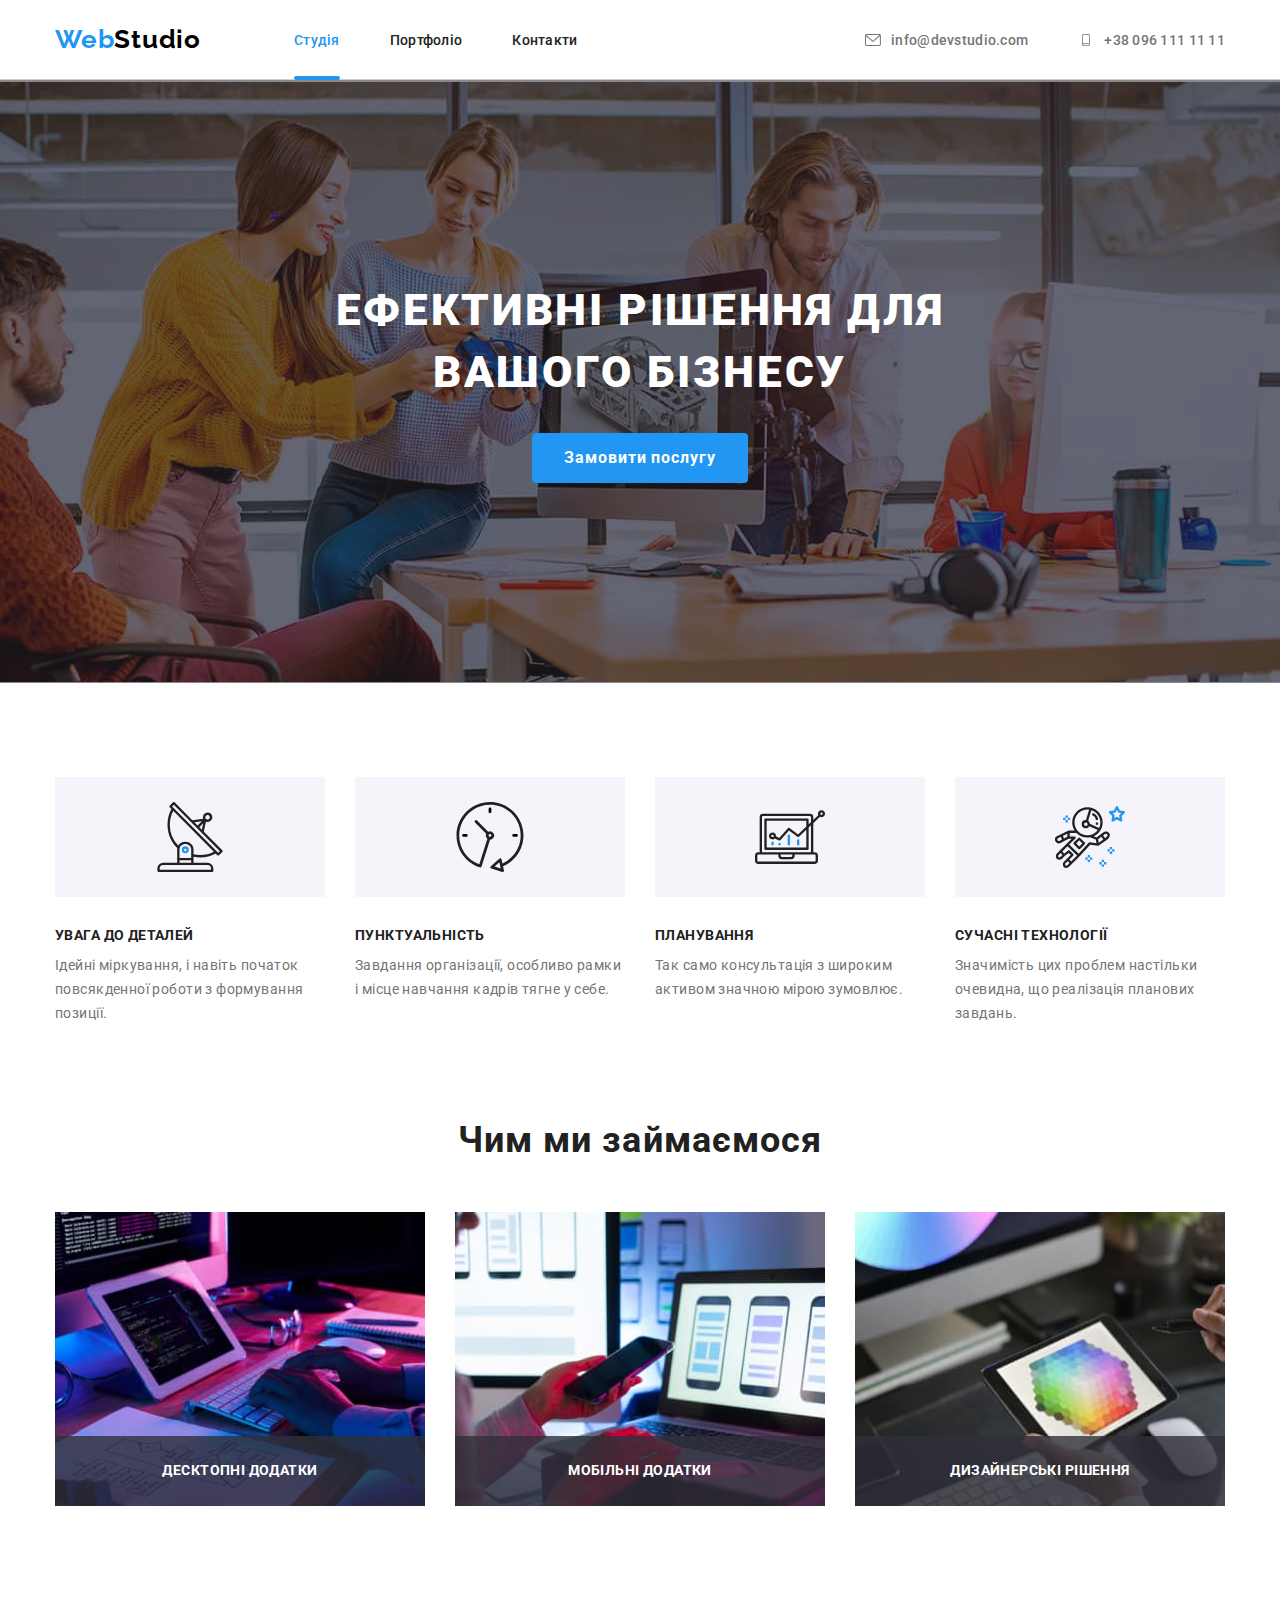
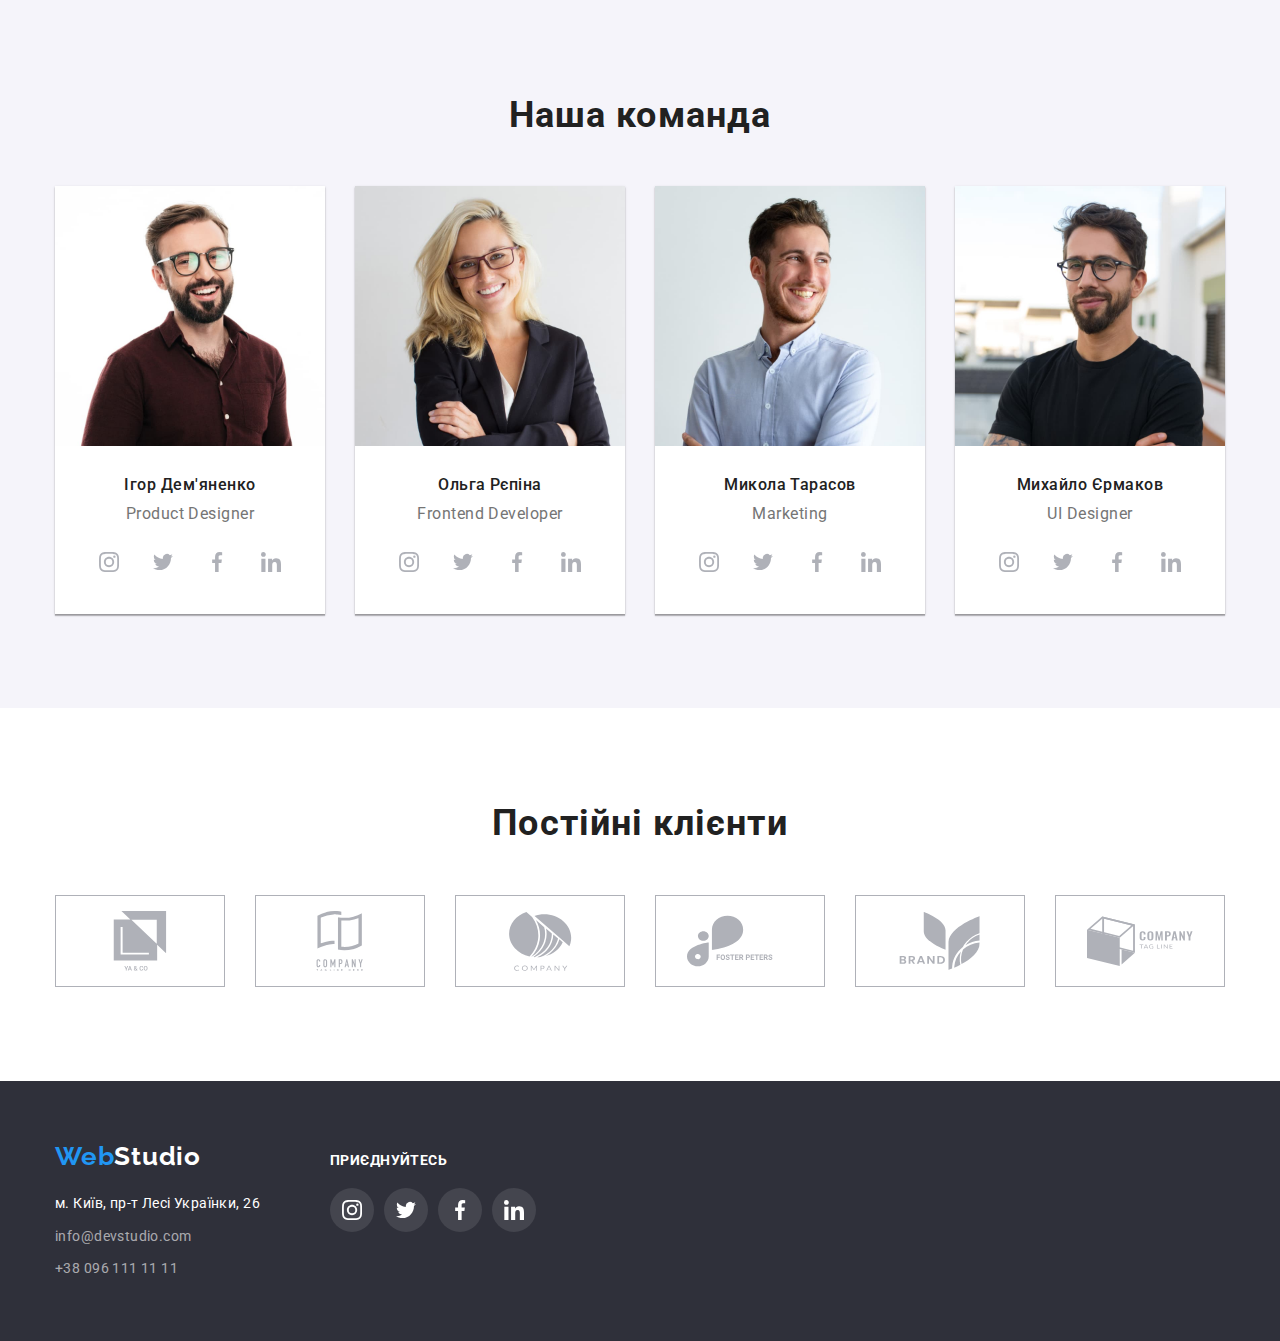
<file: index.html>
<!DOCTYPE html>
<html lang="uk">
<head>
    <meta charset="UTF-8">
    <meta http-equiv="X-UA-Compatible" content="IE=edge">
    <meta name="viewport" content="width=<device-width>, initial-scale=1.0">
    <title>Студія</title>
    <link rel="preconnect" href="https://fonts.googleapis.com">
    <link href="https://fonts.googleapis.com/css2?family=Raleway:wght@700&family=Roboto:wght@400;500;700;900&display=swap" rel="stylesheet">
    <link rel="preconnect" href="https://fonts.gstatic.com" crossorigin>
    <link rel="stylesheet" href="https://cdn.jsdelivr.net/npm/modern-normalize@1.1.0/modern-normalize.min.css">
    <link rel="stylesheet" href="./css/styles.css">
</head>

<body>

    <header class="header-page">
        <div class="container header-list">
            <nav class="main-nav">
                <a href="./index.html" class="logo-header"><span class="logo-accent">Web</span>Studio</a>
                <ul class="head-list">
                    <li class="item" ><a href="./index.html" class="site-nav current">Студія</a></li>
                    <li class="item" ><a href="./portfolio.html" class="site-nav">Портфоліо</a></li>
                    <li class="item" ><a href="" class="site-nav">Контакти</a></li>
                </ul>
            </nav>
                <ul class="contact">
                    <li class="contact-list">
                        <a href="mailto:info@devstudio.com" class="contact-nav">
                            <svg class="icon-contact" width="16px" height="12px">
                                <use href="./images/icons.svg#icon-envelope"></use>
                            </svg>
                            info@devstudio.com</a></li>
                    <li class="contact-list">
                        <a href="tel:+380961111111" class="contact-nav">
                            <svg class="icon-contact" width="16px" height="12px">
                                <use href="./images/icons.svg#icon-smartphone"></use>
                            </svg> 
                            +38 096 111 11 11</a>
                        </li>
                </ul>  
        </div>
    </header>

<main>
    <section class="hero section">
       <div class="container">
        <h1 class="hero-title">Ефективні рішення для вашого бізнесу</h1>
        <button type="button" class="button" data-modal-open>Замовити послугу</button>
       </div>
        </section>

    <section class="section">
        <div class="container">
        <h2 class="visually-hidden">Наші особливості</h2>
        <ul class="fea-list">
            <li class="fea-list-item">
                <div class="feature-icon-container">
                    <svg class="feature-icon" width="70px" height="70px">
                        <use href="./images/icons.svg#icon-antenna"></use>
                    </svg>
                </div>
                <h3 class="title">увага до деталей</h3>
                <p class="features">Ідейні міркування, і навіть початок повсякденної роботи з формування позиції.</p>
            </li>
            <li class="fea-list-item">
                <div class="feature-icon-container">
                    <svg class="feature-icon" width="70px" height="70px">
                        <use href="./images/icons.svg#icon-clock"></use>
                    </svg>
                </div>
                <h3 class="title">пунктуальність</h3>
                <p class="features">Завдання організації, особливо рамки і місце навчання кадрів тягне у себе.</p>
            </li>
            <li class="fea-list-item">
                <div class="feature-icon-container">
                    <svg class="feature-icon" width="70px" height="70px">
                        <use href="./images/icons.svg#icon-diagram"></use>
                    </svg>
                </div>
                <h3 class="title">планування</h3>
                <p class="features">Так само консультація з широким активом значною мірою зумовлює.</p>
            </li>
            <li class="fea-list-item">
                <div class="feature-icon-container">
                    <svg class="feature-icon" width="70px" height="70px">
                        <use href="./images/icons.svg#icon-astronaut"></use>
                    </svg>
                </div>
                <h3 class="title">сучасні технології</h3>
                <p class="features">Значимість цих проблем настільки очевидна, що реалізація планових завдань.</p>
            </li>
        </ul>
        </div>
    </section>

    <section class="section project">
        <div class="container">
            <h2 class="title-action">Чим ми займаємося</h2>
            <ul class="project-list">
                <li class="project-list-img">
                    <img src="./images/box1.jpg" alt="Екран" width="370" height="294">
                    <div class="project-list-container">
                        <p class="project-list-items"> Десктопні додатки</p>
                    </div>
                </li>
                <li class="project-list-img">
                    <img src="./images/box2.jpg" alt="Телефон" width="370" height="294">
                    <div class="project-list-container">
                        <p class="project-list-items"> Мобільні додатки</p>
                    </div>
                </li>
                <li class="project-list-img">
                    <img src="./images/box3.jpg" alt="Планшет" width="370" height="294">
                    <div class="project-list-container">
                        <p class="project-list-items"> Дизайнерські рішення</p>
                    </div>
                </li>
            </ul>
        </div>
    </section>

    <section class="section staff">
        <div class="container">
            <h2 class="title-action">Наша команда</h2>
        <ul class="profession-list">
            <li class="profession-list-card"> 
                <img class="image-prof" src="./images/img1.jpg" alt="Ігор" width="270">
                <div class="profession-list-item">
                    <h3 class="name">Ігор Дем'яненко</h3>
                    <p lang="en" class="profession">Product Designer</p>
                <ul class="social-list-staf">
                    <li class="social-list-staf-item" ><a class="social-staf-link" href="inst">
                        <svg class="social-icon-svg" width="20px" height="20px">
                        <use class="qwe" href="./images/icons.svg#icon-instagram"></use></svg></a> 
                    </li>
                    <li class="social-list-staf-item" ><a class="social-staf-link" href="inst">
                        <svg class="social-icon-svg" width="20px" height="20px">
                        <use class="qwe" href="./images/icons.svg#icon-twitter"></use></svg></a> 
                    </li>
                    <li class="social-list-staf-item" ><a class="social-staf-link" href="inst">
                        <svg class="social-icon-svg" width="20px" height="20px">
                        <use class="qwe" href="./images/icons.svg#icon-facebook"></use></svg></a> 
                    </li>
                    <li class="social-list-staf-item" ><a class="social-staf-link" href="inst">
                        <svg class="social-icon-svg" width="20px" height="20px">
                        <use class="qwe" href="./images/icons.svg#icon-linkedin"></use></svg></a> 
                    </li>
                </ul>
                </div>
            </li>
                
            <li class="profession-list-card"> 
                <img class="image-prof" src="./images/img2.jpg" alt="Ольга" width="270">
                <div class="profession-list-item">
                    <h3 class="name">Ольга Рєпіна</h3>
                    <p lang="en" class="profession">Frontend Developer</p>
                    <ul class="social-list-staf">
                        <li class="social-list-staf-item" ><a class="social-staf-link" href="inst">
                            <svg class="social-icon-svg" width="20px" height="20px">
                            <use class="qwe" href="./images/icons.svg#icon-instagram"></use></svg></a> 
                        </li>
                        <li class="social-list-staf-item" ><a class="social-staf-link" href="inst">
                            <svg class="social-icon-svg" width="20px" height="20px">
                            <use class="qwe" href="./images/icons.svg#icon-twitter"></use></svg></a> 
                        </li>
                        <li class="social-list-staf-item" ><a class="social-staf-link" href="inst">
                            <svg class="social-icon-svg" width="20px" height="20px">
                            <use class="qwe" href="./images/icons.svg#icon-facebook"></use></svg></a> 
                        </li>
                        <li class="social-list-staf-item" ><a class="social-staf-link" href="inst">
                            <svg class="social-icon-svg" width="20px" height="20px">
                            <use class="qwe" href="./images/icons.svg#icon-linkedin"></use></svg></a> 
                        </li>
                    </ul>
                </div>
           </li>
            <li class="profession-list-card"> 
                <img class="image-prof" src="./images/img3.jpg" alt="Микола" width="270">
                <div class="profession-list-item">
                    <h3 class="name">Микола Тарасов</h3>
                    <p lang="en" class="profession">Marketing</p>
                    <ul class="social-list-staf">
                        <li class="social-list-staf-item" ><a class="social-staf-link" href="inst">
                            <svg class="social-icon-svg" width="20px" height="20px">
                            <use class="qwe" href="./images/icons.svg#icon-instagram"></use></svg></a> 
                        </li>
                        <li class="social-list-staf-item" ><a class="social-staf-link" href="inst">
                            <svg class="social-icon-svg" width="20px" height="20px">
                            <use class="qwe" href="./images/icons.svg#icon-twitter"></use></svg></a> 
                        </li>
                        <li class="social-list-staf-item" ><a class="social-staf-link" href="inst">
                            <svg class="social-icon-svg" width="20px" height="20px">
                            <use class="qwe" href="./images/icons.svg#icon-facebook"></use></svg></a> 
                        </li>
                        <li class="social-list-staf-item" ><a class="social-staf-link" href="inst">
                            <svg class="social-icon-svg" width="20px" height="20px">
                            <use class="qwe" href="./images/icons.svg#icon-linkedin"></use></svg></a> 
                        </li>
                    </ul>
                </div>
            </li>
            <li class="profession-list-card"> 
                <img class="image-prof" src="./images/img4.jpg" alt="Михайло" width="270">
                <div class="profession-list-item">
                    <h3 class="name">Михайло Єрмаков</h3>
                    <p lang="en" class="profession">UI Designer</p>
                    <ul class="social-list-staf">
                        <li class="social-list-staf-item" ><a class="social-staf-link" href="inst">
                            <svg class="social-icon-svg" width="20px" height="20px">
                            <use class="qwe" href="./images/icons.svg#icon-instagram"></use></svg></a> 
                        </li>
                        <li class="social-list-staf-item" ><a class="social-staf-link" href="inst">
                            <svg class="social-icon-svg" width="20px" height="20px">
                            <use class="qwe" href="./images/icons.svg#icon-twitter"></use></svg></a> 
                        </li>
                        <li class="social-list-staf-item" ><a class="social-staf-link" href="inst">
                            <svg class="social-icon-svg" width="20px" height="20px">
                            <use class="qwe" href="./images/icons.svg#icon-facebook"></use></svg></a> 
                        </li>
                        <li class="social-list-staf-item" ><a class="social-staf-link" href="inst">
                            <svg class="social-icon-svg" width="20px" height="20px">
                            <use class="qwe" href="./images/icons.svg#icon-linkedin"></use></svg></a> 
                        </li>
                    </ul>
                </div>              
            </li>
        </ul>
        </div>
    </section>

    <section class="section">
        <div class="container">
            <h2 class="title-action">Постійні клієнти</h2>
          <ul class="list-partners">
            <li class="list-partners-item" ><a class="list-partners-link" href="">
                    <svg width="106px" height="60px">
                    <use href="./images/icons.svg#icon-company1"></use></svg></a> 
                </li>
            <li class="list-partners-item" ><a class="list-partners-link" href="">
                    <svg width="106px" height="60px">
                    <use href="./images/icons.svg#icon-company2"></use></svg></a> 
                </li>
            <li class="list-partners-item" ><a class="list-partners-link" href="">
                    <svg width="106px" height="60px">
                    <use href="./images/icons.svg#icon-company3"></use></svg></a> 
                </li>
            <li class="list-partners-item" ><a class="list-partners-link" href="">
                    <svg width="106px" height="60px">
                    <use href="./images/icons.svg#icon-company4"></use></svg></a> 
                </li>
            <li class="list-partners-item" ><a class="list-partners-link" href="">
                    <svg width="106px" height="60px">
                    <use href="./images/icons.svg#icon-company5"></use></svg></a> 
                </li>
            <li class="list-partners-item" ><a class="list-partners-link" href="">
                    <svg width="106px" height="60px">
                    <use href="./images/icons.svg#icon-company6"></use></svg></a> 
                </li>
          </ul>
        </div>
    </section>
</main>

<footer class="footer-page">
    <div class="container container-footer">
        <div class="footer-nav">
            <a  href="./index.html" class="logo-footer"><span class="logo-accent">Web</span>Studio</a>
        <address>
        <ul class="adr-foot-list">
            <li class="adr-foot-list-item">
                <a href="https://goo.gl/maps/U5hBPjRLJakizHJY9" class="adr" target="_blank" rel="noopener noreferrer">
                м. Київ, пр-т Лесі Українки, 26</a>                        
            </li>
            <li class="adr-foot-list-item"><a href="mailto:info@devstudio.com" class="site-nav-foot">info@devstudio.com</a></li>
            <li class="adr-foot-list-item"><a href="tel:+380961111111" class="site-nav-foot">+38 096 111 11 11</a></li>            
        </ul>
        </address>
        </div>
        
        <div class="social">
            <p class="social-title">Приєднуйтесь</p>
            <ul class="social-list">
                <li class="social-list-item">
                    <a class="social-icon" href="inst">
                        <svg class="social-icon-svg" width="20" height="20">
                            <use href="./images/icons.svg#icon-instagram"></use>
                        </svg>
                    </a> 
                </li>
                <li class="social-list-item">
                    <a class="social-icon" href="twit">
                        <svg class="social-icon-svg" width="20px" height="20px">
                            <use href="./images/icons.svg#icon-twitter"></use>
                        </svg>                     
                    </a>
                </li>
                <li class="social-list-item">
                    <a class="social-icon" href="fb">
                        <svg class="social-icon-svg" width="20px" height="20px">
                            <use href="./images/icons.svg#icon-facebook"></use>
                        </svg>        
                    </a>
                </li>
                <li class="social-list-item">
                    <a class="social-icon" href="lnkdn">
                        <svg class="social-icon-svg" width="20px" height="20px">
                            <use class="qwe" href="./images/icons.svg#icon-linkedin"></use>
                        </svg>
                    </a>
                </li>
            </ul>
        </div>
    </div>
    
</footer>

<div class="backdrop is-hidden" data-modal>
    <div class="modal">
        <p>Слава Укріїні!</p>
        <button type="button" class="btn-modal" data-modal-close>Закрити</button>
    </div>
    
</div>
<script src="./js/modal.js"></script>

</body>
</html>
</file>
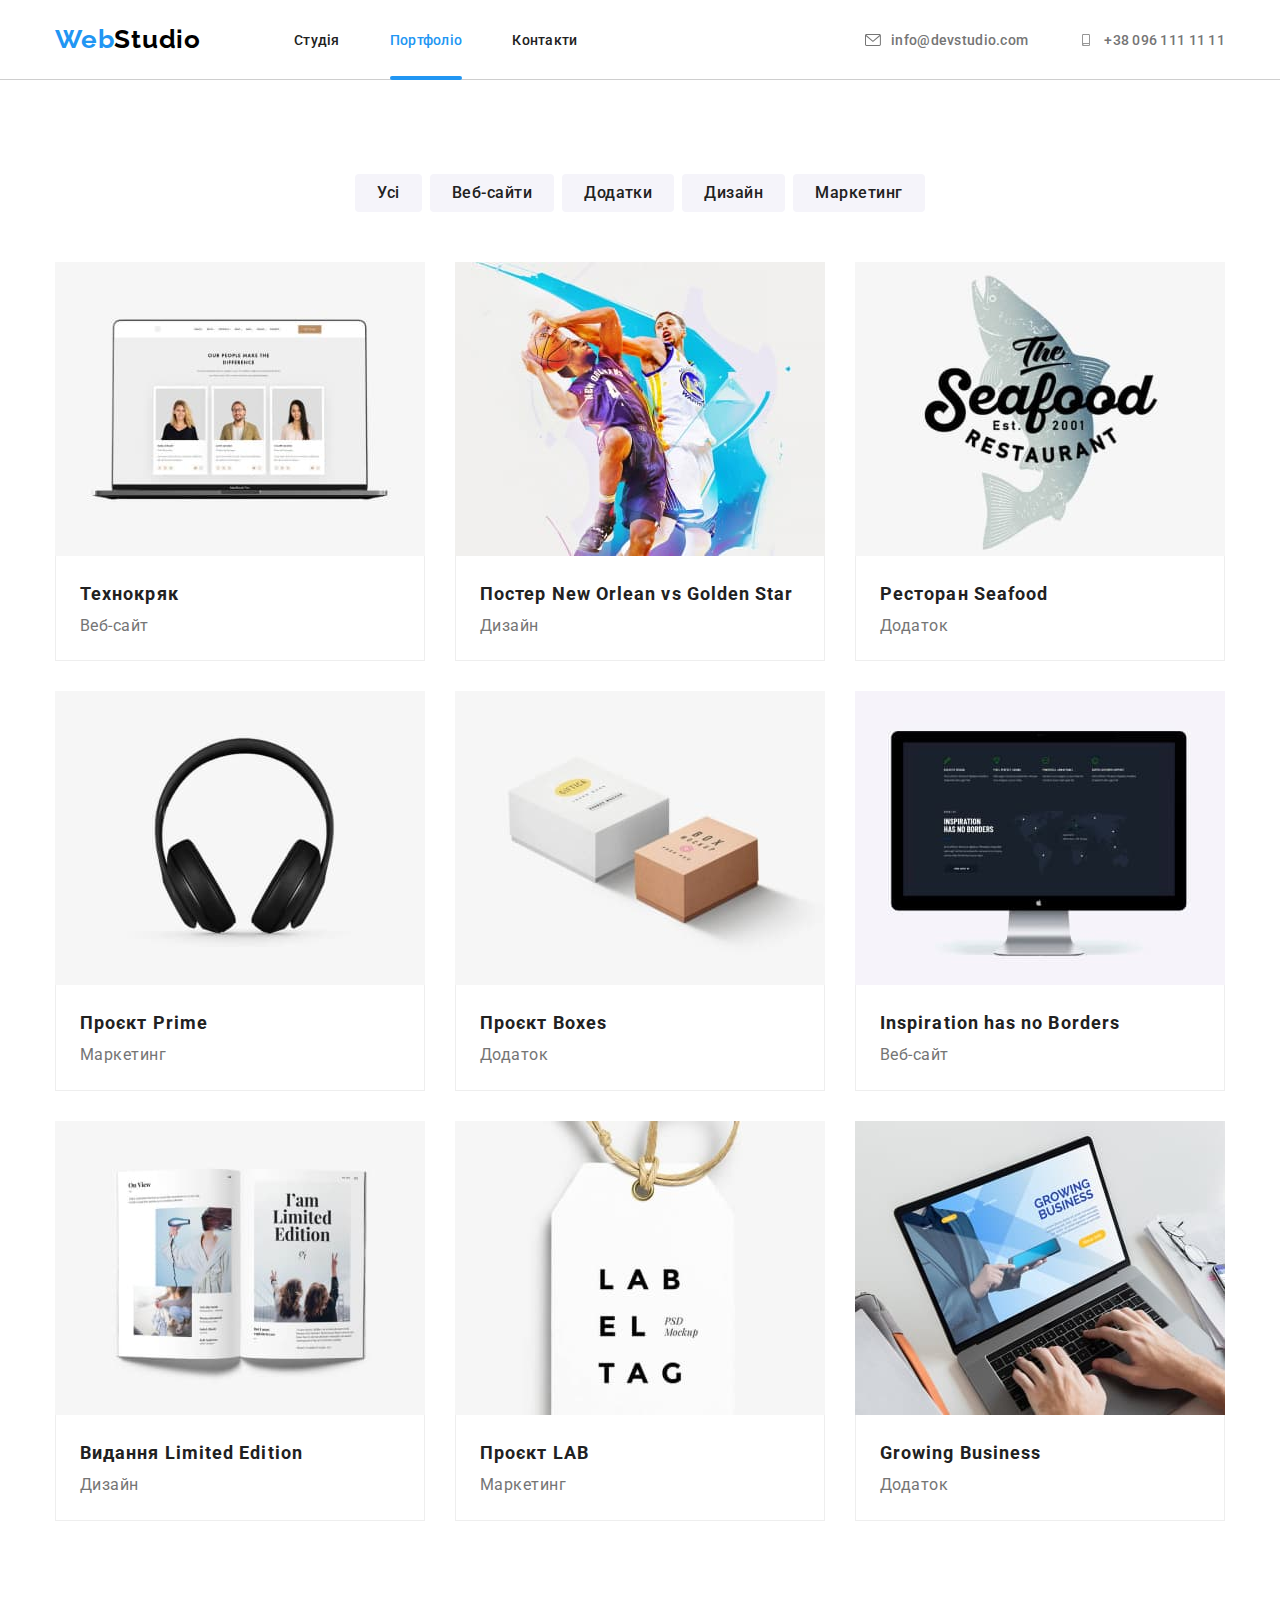
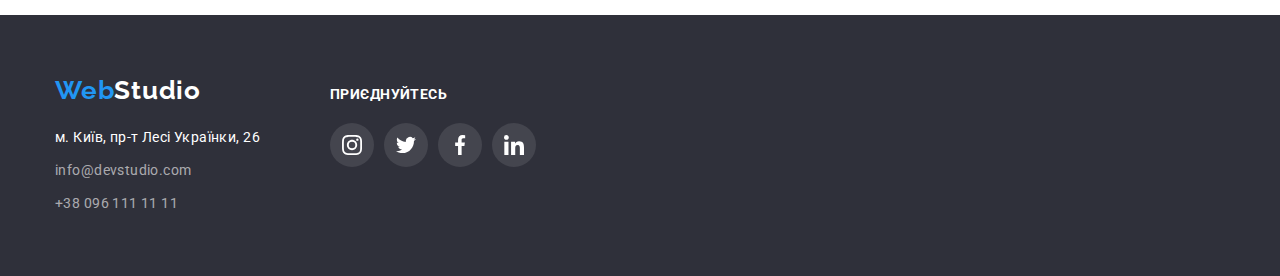
<file: portfolio.html>
<!DOCTYPE html>
<html lang="uk">
<head>
    <meta charset="UTF-8">
    <meta http-equiv="X-UA-Compatible" content="IE=edge">
    <meta name="viewport" content="width=<device-width>, initial-scale=1.0">
    <title>Портфоліо</title>
    <link rel="preconnect" href="https://fonts.googleapis.com">
    <link href="https://fonts.googleapis.com/css2?family=Raleway:wght@700&family=Roboto:wght@400;500;700;900&display=swap" rel="stylesheet">
    <link rel="preconnect" href="https://fonts.gstatic.com" crossorigin>
    <link rel="stylesheet" href="https://cdn.jsdelivr.net/npm/modern-normalize@1.1.0/modern-normalize.min.css">
    <link rel="stylesheet" href="./css/styles.css">
</head>

<body>

    <header class="header-page">
        <div class="container header-list">
            <nav class="main-nav">
                <a href="./index.html" class="logo-header"><span class="logo-accent">Web</span>Studio</a>
                <ul class="head-list">
                    <li class="item" ><a href="./index.html" class="site-nav ">Студія</a></li>
                    <li class="item" ><a href="./portfolio.html" class="site-nav current">Портфоліо</a></li>
                    <li class="item" ><a href="" class="site-nav">Контакти</a></li>
                </ul>
            </nav>
                <ul class="contact">
                    <li class="contact-list">
                        <a href="mailto:info@devstudio.com" class="contact-nav">
                            <svg class="icon-contact" width="16px" height="12px">
                                <use href="./images/icons.svg#icon-envelope"></use>
                            </svg>
                            info@devstudio.com</a></li>
                    <li class="contact-list">
                        <a href="tel:+380961111111" class="contact-nav">
                            <svg class="icon-contact" width="16px" height="12px">
                                <use href="./images/icons.svg#icon-smartphone"></use>
                            </svg> 
                            +38 096 111 11 11</a>
                        </li>
                </ul>  
        </div>
    </header>

<main class="main-port">
    <section class="section">
        <div class="container filtr-marg">
        <ul class="list-filtr">
            <li class="list-filtr-item"><button type="button" class="button-direction">Усі</button></li>
            <li class="list-filtr-item"><button type="button" class="button-direction">Веб-сайти</button></li>
            <li class="list-filtr-item"><button type="button" class="button-direction">Додатки</button></li>
            <li class="list-filtr-item"><button type="button" class="button-direction">Дизайн</button></li>
            <li class="list-filtr-item"><button type="button" class="button-direction">Маркетинг</button></li>
        </ul>
        <h2 class="visually-hidden">Приклади робіт</h2>
        <ul class="list-card">
            <li class="card">
                <a class="card-link" href="">
                    <div class="image-card">
                        <img src="./images/tehn.jpg" alt="ноутбук" width="370">
                        <div class="card-overlay">
                            <p class="card-link-description">Ресурс пропонує комплексні пропозиції з різним рівнем функціоналу та сервісів. Все це дозволить відвідувачу отримати вичерпні відомості про компанію чи приватну особу.</p>
                        </div>
                    </div>
                    <div class="border">
                        <h3 class="title-port ">Технокряк</h3>
                        <p class="direction ">Веб-сайт</p>
                     </div>
                </a>                         
            </li>
            <li class="card">
                <a class="card-link" href="">
                    <div class="image-card">
                        <img src="./images/poster.jpg" alt="баскетбол" width="370">
                        <div class="card-overlay">
                            <p class="card-link-description">Ресурс пропонує комплексні пропозиції з різним рівнем функціоналу та сервісів. Все це дозволить відвідувачу отримати вичерпні відомості про компанію чи приватну особу.</p>
                        </div>
                    </div>
                    <div class="border">
                        <h3 class="title-port ">Постер New Orlean vs Golden Star</h3>
                        <p class="direction ">Дизайн</p>
                     </div>
                </a>                         
            </li> <li class="card">
                <a class="card-link" href="">
                    <div class="image-card">
                        <img src="./images/rest.jpg" alt="лого ресторану" width="370">
                        <div class="card-overlay">
                            <p class="card-link-description">Ресурс пропонує комплексні пропозиції з різним рівнем функціоналу та сервісів. Все це дозволить відвідувачу отримати вичерпні відомості про компанію чи приватну особу.</p>
                        </div>
                    </div>
                    <div class="border">
                        <h3 class="title-port ">Ресторан Seafood</h3>
                        <p class="direction ">Додаток</p>
                     </div>
                </a>                         
            </li> <li class="card">
                <a class="card-link" href="">
                    <div class="image-card">
                        <img src="./images/prime.jpg" alt="навушники" width="370">
                        <div class="card-overlay">
                            <p class="card-link-description">Ресурс пропонує комплексні пропозиції з різним рівнем функціоналу та сервісів. Все це дозволить відвідувачу отримати вичерпні відомості про компанію чи приватну особу.</p>
                        </div>
                    </div>
                    <div class="border">
                        <h3 class="title-port ">Проєкт Prime</h3>
                        <p class="direction ">Маркетинг</p>
                     </div>
                </a>                         
            </li> <li class="card">
                <a class="card-link" href="">
                    <div class="image-card">
                        <img src="./images/boxes.jpg" alt="коробки" width="370">
                        <div class="card-overlay">
                            <p class="card-link-description">Ресурс пропонує комплексні пропозиції з різним рівнем функціоналу та сервісів. Все це дозволить відвідувачу отримати вичерпні відомості про компанію чи приватну особу.</p>
                        </div>
                    </div>
                    <div class="border">
                        <h3 class="title-port ">Проєкт Boxes</h3>
                        <p class="direction ">Додаток</p>
                     </div>
                </a>                         
            </li> <li class="card">
                <a class="card-link" href="">
                    <div class="image-card">
                        <img src="./images/inspiration.jpg" alt="монітор" width="370">
                        <div class="card-overlay">
                            <p class="card-link-description">Ресурс пропонує комплексні пропозиції з різним рівнем функціоналу та сервісів. Все це дозволить відвідувачу отримати вичерпні відомості про компанію чи приватну особу.</p>
                        </div>
                    </div>
                    <div class="border">
                        <h3 class="title-port ">Inspiration has no Borders</h3>
                        <p class="direction ">Веб-сайт</p>
                     </div>
                </a>                         
            </li> <li class="card">
                <a class="card-link" href="">
                    <div class="image-card">
                        <img src="./images/limited.jpg" alt="брошура" width="370">
                        <div class="card-overlay">
                            <p class="card-link-description">Ресурс пропонує комплексні пропозиції з різним рівнем функціоналу та сервісів. Все це дозволить відвідувачу отримати вичерпні відомості про компанію чи приватну особу.</p>
                        </div>
                    </div>
                    <div class="border">
                        <h3 class="title-port ">Видання Limited Edition</h3>
                        <p class="direction ">Дизайн</p>
                     </div>
                </a>                         
            </li> <li class="card">
                <a class="card-link" href="">
                    <div class="image-card">
                        <img src="./images/lab.jpg" alt="бирка" width="370">
                        <div class="card-overlay">
                            <p class="card-link-description">Ресурс пропонує комплексні пропозиції з різним рівнем функціоналу та сервісів. Все це дозволить відвідувачу отримати вичерпні відомості про компанію чи приватну особу.</p>
                        </div>
                    </div>
                    <div class="border">
                        <h3 class="title-port ">Проєкт LAB</h3>
                        <p class="direction ">Маркетинг</p>
                     </div>
                </a>                         
            </li>
            <li class="card">
                <a class="card-link" href="">
                    <div class="image-card">
                        <img src="./images/grpwing.jpg" alt="веб-сайт" width="370">
                        <div class="card-overlay">
                            <p class="card-link-description">Ресурс пропонує комплексні пропозиції з різним рівнем функціоналу та сервісів. Все це дозволить відвідувачу отримати вичерпні відомості про компанію чи приватну особу.</p>
                        </div>
                    </div>
                    <div class="border">
                        <h3 class="title-port ">Growing Business</h3>
                        <p class="direction ">Додаток</p>
                     </div>
                </a>                         
            </li>
        </ul>
        </div>
    </section>
</main>

<footer class="footer-page">
    <div class="container container-footer">
        <div class="footer-nav">
            <a  href="./index.html" class="logo-footer"><span class="logo-accent">Web</span>Studio</a>
        <address>
        <ul class="adr-foot-list">
            <li class="adr-foot-list-item">
                <a href="https://goo.gl/maps/U5hBPjRLJakizHJY9" class="adr" target="_blank" rel="noopener noreferrer">
                м. Київ, пр-т Лесі Українки, 26</a>                        
            </li>
            <li class="adr-foot-list-item"><a href="mailto:info@devstudio.com" class="site-nav-foot">info@devstudio.com</a></li>
            <li class="adr-foot-list-item"><a href="tel:+380961111111" class="site-nav-foot">+38 096 111 11 11</a></li>            
        </ul>
        </address>
        </div>
        
        <div class="social">
            <p class="social-title">Приєднуйтесь</p>
            <ul class="social-list">
                <li class="social-list-item">
                    <a class="social-icon" href="inst">
                        <svg class="social-icon-svg" width="20" height="20">
                            <use href="./images/icons.svg#icon-instagram"></use>
                        </svg>
                    </a> 
                </li>
                <li class="social-list-item">
                    <a class="social-icon" href="twit">
                        <svg class="social-icon-svg" width="20px" height="20px">
                            <use href="./images/icons.svg#icon-twitter"></use>
                        </svg>                     
                    </a>
                </li>
                <li class="social-list-item">
                    <a class="social-icon" href="fb">
                        <svg class="social-icon-svg" width="20px" height="20px">
                            <use href="./images/icons.svg#icon-facebook"></use>
                        </svg>        
                    </a>
                </li>
                <li class="social-list-item">
                    <a class="social-icon" href="lnkdn">
                        <svg class="social-icon-svg" width="20px" height="20px">
                            <use class="qwe" href="./images/icons.svg#icon-linkedin"></use>
                        </svg>
                    </a>
                </li>
            </ul>
        </div>
    </div>
    
</footer>

</body>
</html>
</file>
<file: css/styles.css>
:root {
    --title-text-color:#212121;
    --accent-color:#2196F3;
    --primary-white-color:#FFFFFF;
    --primary-text-color:#757575;
}

body{
    font-family: roboto, sans-serif;
    color:var(--primary-text-color);        
}

ul{
    list-style: none;
    margin-top: 0px;
    margin-bottom: 0px;
    padding-left: 0px;
}

img {
    display: block;
}

 h1,
 h2,
 h3,
 h4,
 h5,
 h6,
 p {
    margin-top: 0;
    margin-bottom: 0;
 }

 button {
    cursor: pointer;
 }

/* ====================COMPONENTS==================== */


.logo-accent{
    color:var(--accent-color);
}


.title {
    color:var(--title-text-color);
    font-weight: 700;
    font-size: 14px;
    line-height: 1.2;
    letter-spacing: 0.03em;
    text-transform: uppercase;
    margin-top: 0px;
    margin-bottom: 10px;
}

.title-action {
    color:var(--title-text-color);
    font-weight: 700;
    font-size: 36px;
    line-height: 1.18;
    letter-spacing: 0.03em;
    text-align: center;
    margin-top: 0px;
    margin-bottom: 50px;
}

.button {

    border-radius: 4px;
    padding: 10px 32px;
    background-color:var(--accent-color);
    color:var(--primary-white-color);
    font-family: inherit;
    font-weight: 700;
    font-size: 16px;
    line-height: 1.8;
    letter-spacing: 0.06em;
    border: transparent;
    text-align: center;
    min-width:216px;
    height: 50px;
    
   
}

.container {
    margin-left: auto;
    margin-right: auto;
    width: 1200px;
    padding-left: 15px;
    padding-right: 15px;
}


.section {
   padding-top: 94px;
   padding-bottom: 94px;
        
}

/* ====================HEADER==================== */

.logo-header{
    display: inline-block;
    color:#000000;
    font-family:raleway, sans-serif;
    font-weight: 700;
    font-size: 26px;
    line-height: 1.2;
    letter-spacing: 0.03em;
    text-decoration: none;
    margin-top: 24px;
        
}


.contact {
    display: flex;
    margin-left: auto;
    
 
}

.contact .contact-list+ .contact-list {
    margin-left: 50px;
}


.contact-nav {
    display: flex;
    align-items:center;
    color:var(--primary-text-color);
    letter-spacing: 0.02em;
    font-weight: 500;
    font-size: 14px;
    line-height: 1.2;
    letter-spacing: 0.02em;
    text-decoration: none;
    fill:var(--primary-text-color);

    transition: color 250ms  cubic-bezier(0.4, 0, 0.2, 1), 
    fill 250ms  cubic-bezier(0.4, 0, 0.2, 1) ;

    

}


.contact-nav:hover,
.contact-nav:focus {
    color:var(--accent-color);
    fill:var(--accent-color)

}


.site-nav {
    display: inline-block;
    color:var(--title-text-color);
    
    letter-spacing: 0.02em;
    font-weight: 500;
    font-size: 14px;
    line-height: 1.2;
    letter-spacing: 0.02em;
    text-decoration: none;

    transition:color 250ms  cubic-bezier(0.4, 0, 0.2, 1) ;

}

.site-nav:hover,
.site-nav:focus {
    color:var(--accent-color);

}

.current {
    color:var(--accent-color);
}


.current::after {
    content: '';
    display: block;
    position: absolute;
    left: 0;
    bottom: 0;
    width: 100%;
    height: 4px;
    border-radius: 2px;
    background-color: var(--accent-color);
}


.item {

    position: relative;

    display: flex;
    height: 100%;
    align-items: center;
}

.head-list {
    display: flex;
    align-items: center;
    margin-left: 93px;
    

}

.head-list .item+ .item {
    margin-left: 50px;
}

.main-nav {
    display: flex;   
    height: 100%;
}

.header-list {
display: flex;
align-items: center;
height:80px;
}


.header-page {
    height: 80px;
    border-bottom: 1px solid #CECECE ;
}

.icon-contact {
    margin-right: 10px;
}


/* ====================HERO==================== */

.hero {
  
    background-color: #C4C4C4;
       background-image: linear-gradient(
        to right, 
       rgba(47, 48, 58, 0.4),
       rgba(47, 48, 58, 0.4)),
        url(../images/background.jpg);
    text-align: center;
    padding-top: 200px;
    padding-bottom: 200px;
    background-repeat: no-repeat;
    background-position: center;
    max-width: 1600px;
    margin-left: auto;
    margin-right: auto;

      
   
}

.hero-title {
    display: block;
    color:var(--primary-white-color);
    width: 696px;
    margin-left: auto;
    margin-right: auto;
    margin-top: 0px;
    margin-bottom: 30px;
    font-weight: 900;
    font-size: 44px;
    line-height: 1.4;
    letter-spacing: 0.06em;
    text-align: center;
    text-transform: uppercase;
    
}


/* ====================FEATURES==================== */

.visually-hidden {
    position: absolute;
    width: 1px;
    height: 1px;
    margin: -1px;
    padding: 0;
    overflow: hidden;
    border: 0;
    clip:rect(0 0 0 0);
}


.features {
    font-size: 14px;
    line-height: 1.7;
    letter-spacing: 0.03em;
    margin-top: 0px;
    margin-bottom: 0px;
    
}

.fea-list {
    margin-top: 0px;
    margin-bottom: 0px;
    display: flex;
    gap:30px;

}

.feature-icon-container{ 
    display: flex;
    justify-content: center;
    align-items: center;
    height: 120px;
    background-color: #F5F4FA;
    margin-bottom: 30px;  
        
}


.fea-list-item {
    flex-basis: 270px;
} 



/* ====================PROJECT==================== */

.project {
    padding-top: 0px;
}

.project-list {
    display: flex;
    
}
.project-list .project-list-img + .project-list-img {
    margin-left:30px;
}

.project-list-img {
   position:relative;
    
}

.project-list-container {
    width: 100%;
    height: 70px;
    bottom: 0;
    left: 0;

    position: absolute;
    display: flex;
    justify-content: center;
    align-items: center;
    background-color: rgba(47, 48, 58, 0.8);

}

.project-list-items {
   
    font-weight: 700;
    font-size: 14px;
    line-height: 1.2;
    text-align: center;
    letter-spacing: 0.03em;
    text-transform: uppercase;

    color:var(--primary-white-color);
    
}




/* ====================PROFESSION==================== */

.name {
    color:var(--title-text-color);
    font-weight: 500;
    font-size: 16px;
    line-height: 1.18;
    letter-spacing: 0.03em;
    text-align: center;
    margin-bottom: 10px;
}

.profession {
    line-height: 1.18;
    letter-spacing: 0.03em;
    text-align: center;
    
    margin-bottom: 16px;

}


.profession-list {
    display: flex;

    
}
.profession-list .profession-list-card + .profession-list-card {
    margin-left:30px;
}

.staff{
    background-color: #F5F4FA;
}

.profession-list-item {
    padding-top: 30px;
    padding-bottom: 30px;
    
}


.social-list-staf {
    display: flex;
    justify-content: center;

    gap:10px;
}
.social-list-staf-item{
    display: flex;
            
    height: 44px;
    width: 44px;
    

}

.social-staf-link {
    display: flex;
    width: 100%;
    height: 100%;

    border-radius: 50%;
    fill:#AFB1B8;

    justify-content:center;
    align-items: center;

    
    transition: background-color 250ms  cubic-bezier(0.4, 0, 0.2, 1), 
    fill 250ms  cubic-bezier(0.4, 0, 0.2, 1) ;

}

.social-staf-link:hover,
.social-staf-link:focus {
    background-color:var(--accent-color);
    fill:var(--primary-white-color);
    height: 44px;
    width: 44px;
    border-radius: 50%;
    justify-content:center;
    align-items: center;
    
}




.profession-list-card {
    background-color: var(--primary-white-color);
    box-shadow: 0px 1px 3px rgba(0, 0, 0, 0.12), 0px 1px 1px rgba(0, 0, 0, 0.14), 
    0px 2px 1px rgba(0, 0, 0, 0.2);
}

/* ====================Partners==================== */

.list-partners {
    display: flex;
    gap:30px;
}

.list-partners-link {
    display: flex;
    height: 100%;
    width: 100%;
    border:1px solid #AFB1B8;
    fill:#AFB1B8;
   justify-content: center;
   align-items: center;

}

.list-partners-link {
    height: 92px;
    width: 170px;
    border:1px solid #AFB1B8;
    
    transition: border 250ms  cubic-bezier(0.4, 0, 0.2, 1),
    fill 250ms  cubic-bezier(0.4, 0, 0.2, 1) ;
}

.list-partners-link:hover,
.list-partners-link:focus {
    border:1px solid var(--accent-color);
    fill:var(--accent-color);
}

/* ====================FOOTER==================== */

.logo-footer{

    display:inline-block;
    color:var(--primary-white-color);
    font-family:raleway, sans-serif;
    font-weight: 700;
    font-size: 26px;
    line-height: 1.2;
    letter-spacing: 0.03em;
    text-decoration: none;
    margin-bottom: 20px;

   
}




.site-nav-foot {
    color:rgba(255, 255, 255, 0.6);
    font-size: 14px;
    line-height: 1.7;
    letter-spacing: 0.03em;
    text-decoration: none;
    font-style: normal;

    transition: color 250ms  cubic-bezier(0.4, 0, 0.2, 1);
    
}


.site-nav-foot:hover,
.site-nav-foot:focus {
color:var(--accent-color);
}

.adr {
    color:var(--primary-white-color);
    font-size: 14px;
    line-height: 1.7;
    letter-spacing: 0.03em;
    text-decoration: none;
    font-style: normal;

    transition: color 250ms  cubic-bezier(0.4, 0, 0.2, 1);
}

.adr:hover,
.adr:focus {
color:var(--accent-color);
}


.footer-page {
    background-color: #2F303A;
    padding-top: 60px;
    padding-bottom: 60px;
}

.adr-foot-list-item:not(:last-child) {
    margin-bottom:9px;
}


.container-footer {
display: flex;
align-items:baseline;

}

.social {
    margin-left: 70px;
    
}

.social-title {
    font-family: 'Roboto';
    font-style: normal;
    font-weight: 700;
    font-size: 14px;
    line-height: 1.2;
    letter-spacing: 0.03em;
    text-transform: uppercase;
    margin-bottom: 20px;

    color: #FFFFFF;
}

.social-list {
    display: flex;
    gap:10px;
    
}


.social-icon {
    display:flex;
    height: 100%;
    width: 100%;
    border-radius: 50%;
    background-color: rgba(255, 255, 255, 0.1);
    fill:#FFFFFF;

    justify-content:center;
    align-items: center;

    transition: background-color 250ms  cubic-bezier(0.4, 0, 0.2, 1);

}

.social-icon:hover,
.social-icon:focus {
    background-color:var(--accent-color);
}


.social-list-item {
    height: 44px;
    width: 44px;
}






/* ====================Portfilio==================== */
.card-link {
    display: block;
    text-decoration: none;

    transition: box-shadow 250ms cubic-bezier(0.4, 0, 0.2, 1);  
    
}
    
.card-link:hover {
    box-shadow: 0px 1px 1px rgba(0, 0, 0, 0.12), 0px 4px 4px rgba(0, 0, 0, 0.06), 
    1px 4px 6px rgba(0, 0, 0, 0.16);
    
}


.card-overlay {
    position:absolute;
    top: 0;
    left: 0;
    width: 100%;
    height: 100%;

    background-color: var(--accent-color);
    
    transform: translateY(100%);
    transition: transform 250ms cubic-bezier(0.4, 0, 0.2, 1);
}


.card-link:hover .card-overlay{
    transform: translateY(0);
}



.title-port {
    
    color:var(--title-text-color);
    font-size: 18px;
    line-height: 2;
    letter-spacing: 0.06em;
   
               
}

.direction {
   line-height: 1.8;
   letter-spacing: 0.03em;
   color:var(--primary-text-color);
  

}

.button-direction {
    border-radius: 4px;
    padding: 6px 22px;
    background-color:#F5F4FA;
    color:var(--title-text-color);
    font-family: inherit;
    font-weight: 500;
    font-size: 16px;
    line-height: 1.6;
    letter-spacing: 0.03em;
    border: transparent;
    text-align: center;

    transition: color 250ms  cubic-bezier(0.4, 0, 0.2, 1),
    background-color 250ms  cubic-bezier(0.4, 0, 0.2, 1),
    box-shadow 250ms  cubic-bezier(0.4, 0, 0.2, 1);

}


.button-direction:hover,
.button-direction:focus {

    color:var(--primary-white-color);
    background-color: var(--accent-color);
    box-shadow: 0px 3px 1px rgba(0, 0, 0, 0.1), 0px 1px 2px rgba(0, 0, 0, 0.08), 0px 2px 2px rgba(0, 0, 0, 0.12);

}




.list-filtr {
    display: flex;
    justify-content: center;
    margin-bottom: 50px;
    column-gap:8px;
    
}

.list-card {
    display: flex;
    flex-wrap: wrap;
    gap:30px;
    
}


.card{
    
    width: calc((100% - 60px)/3);
    /* flex-basis: calc((100% - 60px)/3);----------------------Вроде как правильнее для Flex єлементов */
   
}


.border{
    border:1px solid #EEEEEE ;
    border-top: none;
    padding: 20px 24px 20px 24px;
   
}


.image-card {
    position: relative;
    overflow: hidden;
    
}

.card-link-description {
    padding: 63px 24px;
    font-size: 18px;
    line-height: 1.6;
    letter-spacing: 0.03em;

    color: var(--primary-white-color);
}



/* ====================MODAL==================== */

.backdrop {
    position:fixed;
    top: 0;
    left: 0;
    width: 100%;
    height: 100%;
    background: rgba(0, 0, 0, 0.2);

    opacity: 1;
    transition: opacity 250ms cubic-bezier(0.4, 0, 0.2, 1);
    

}

.backdrop.is-hidden {
    opacity: 0;
    pointer-events: none;
}

.backdrop.is-hidden .modal {
    transform: translate(-50%, -50%) scale(0.8);

}


.modal {

    position:absolute;
    top: 50%;
    left: 50%;
    transform: translate(-50%, -50%) scale(1);

    width: 400px;
    height: 500px;
    padding: 20px;

    background-color: var(--primary-white-color);

    transition: transform 250ms cubic-bezier(0.4, 0, 0.2, 1);
 
}

.btn-modal {
    position:absolute;
    top: 0;
    right: 0;

    margin: 10px;
}
</file>
